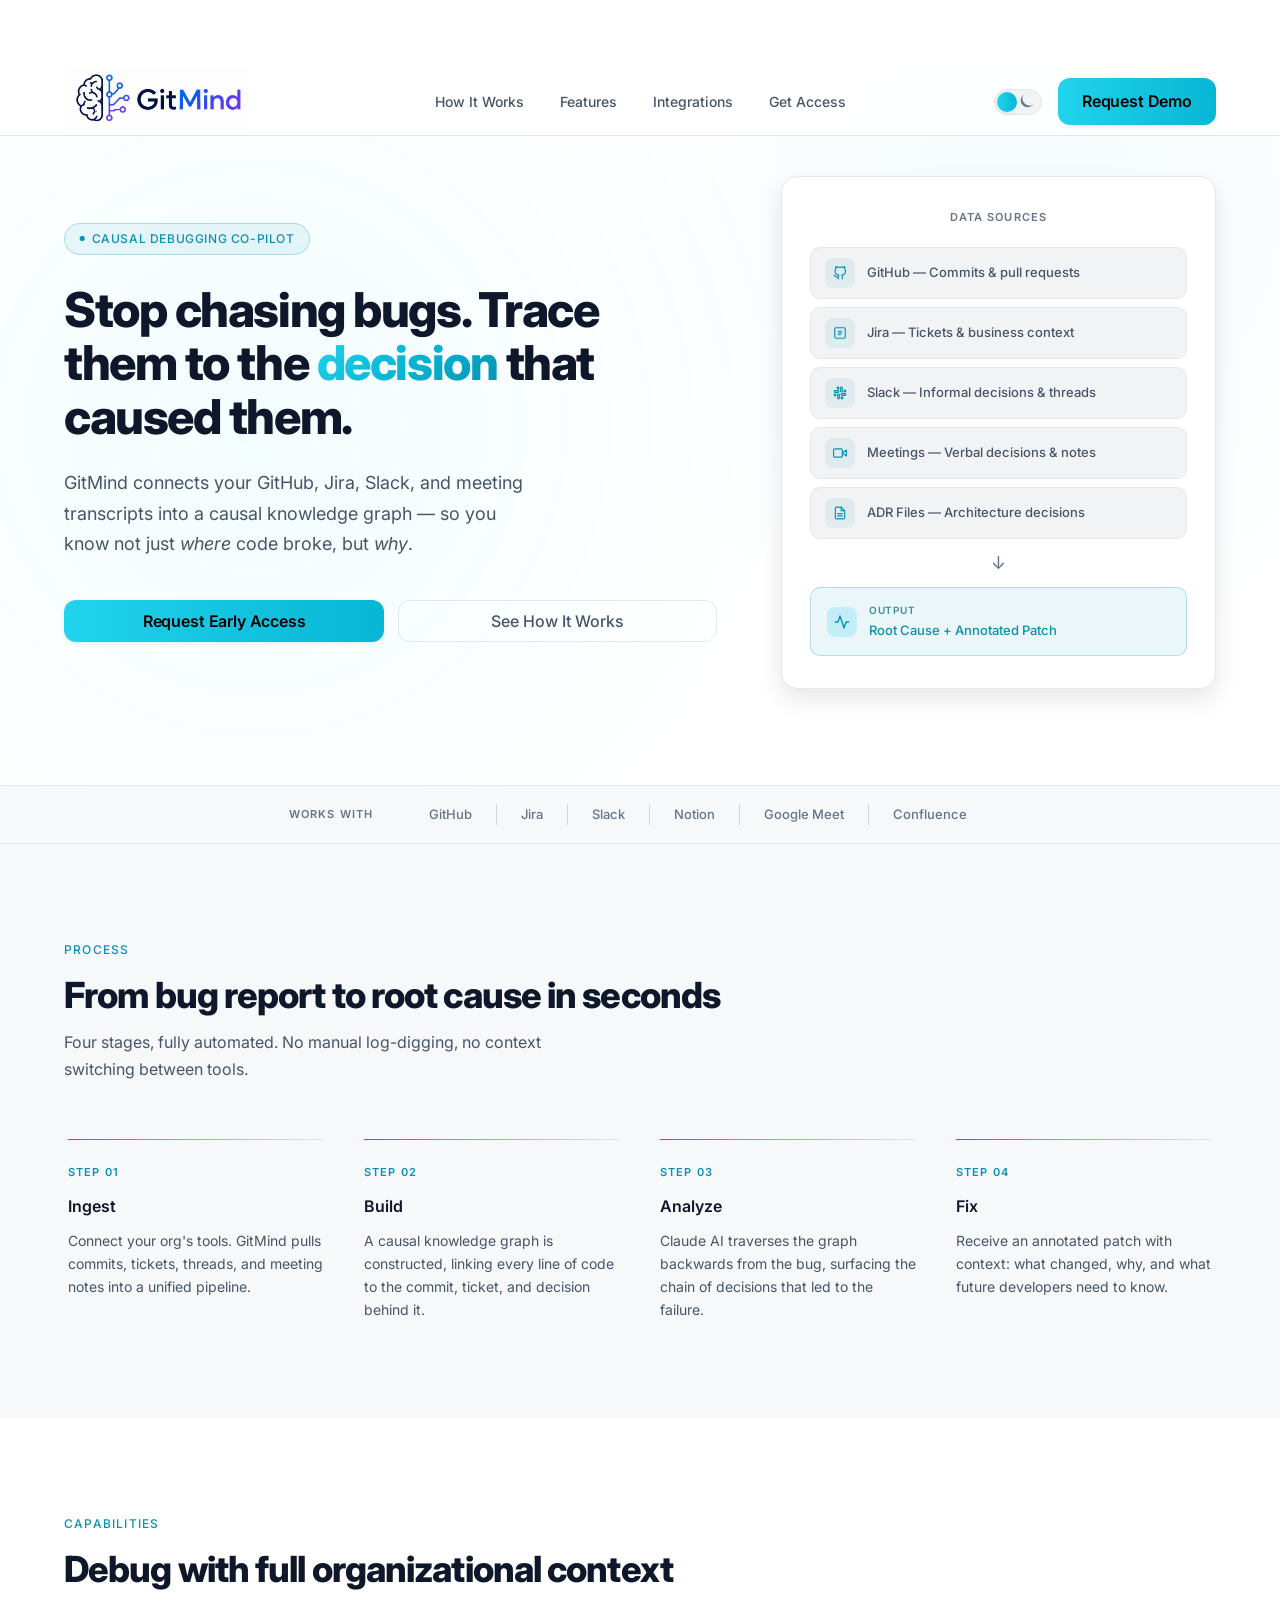
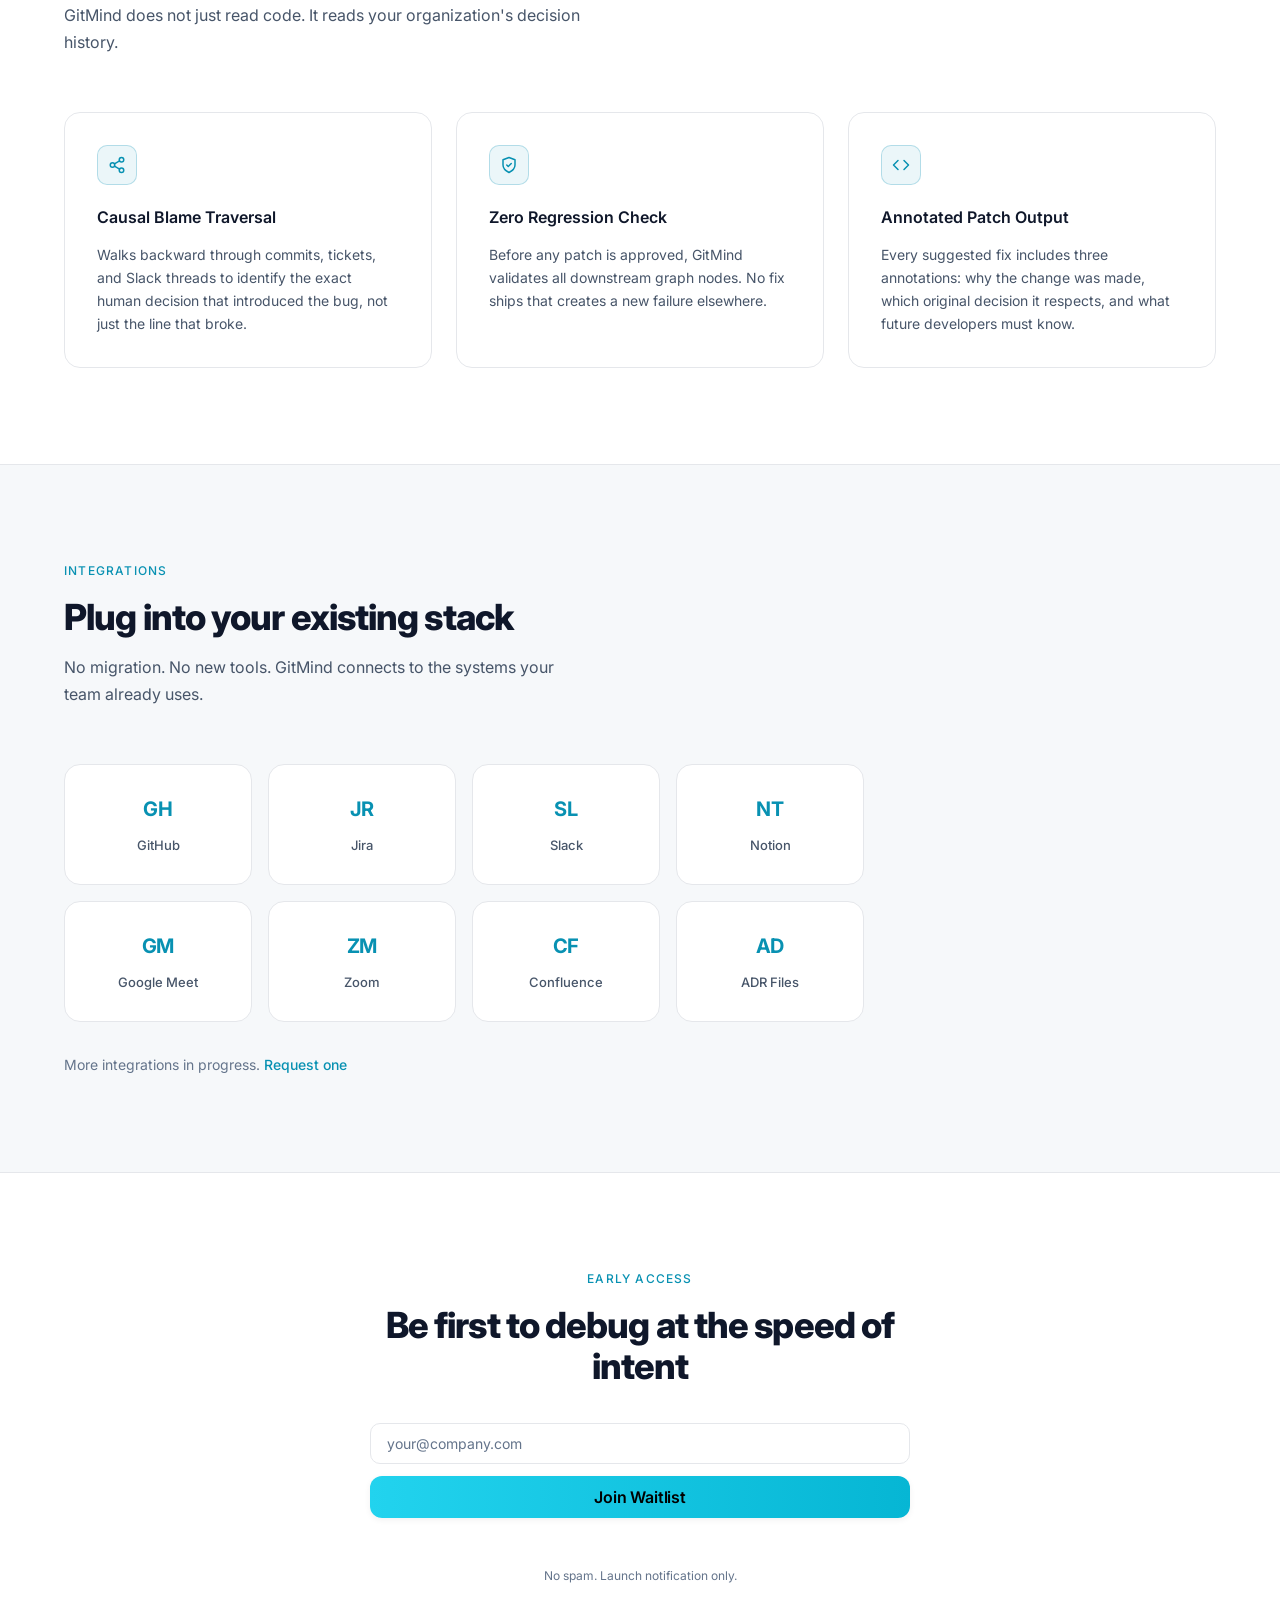
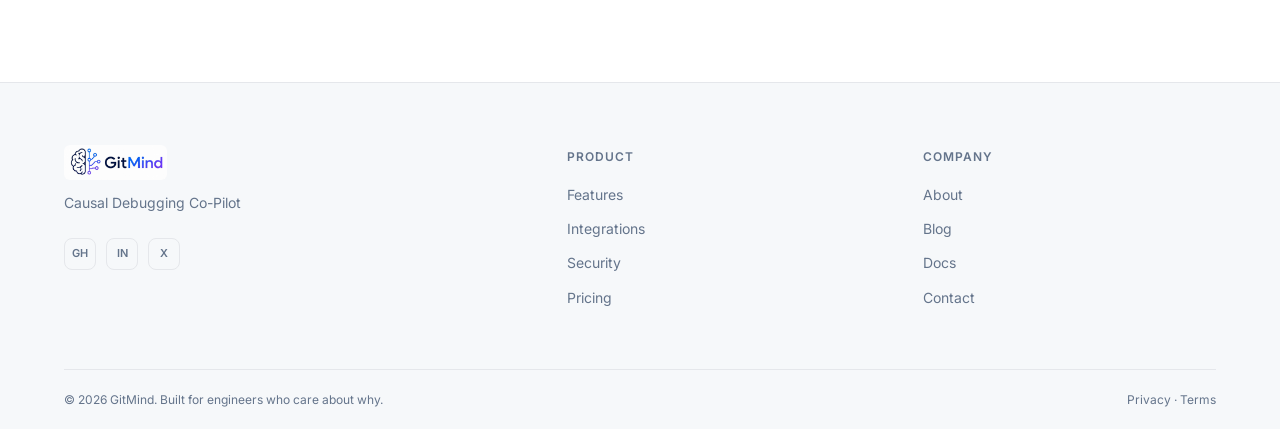
<file: frontend/index.html>
<!DOCTYPE html>
<html lang="en">
<head>
<meta charset="UTF-8">
<meta name="viewport" content="width=device-width, initial-scale=1.0">
<script>
(function () {
  try {
    if (localStorage.getItem("gitmind-theme") === "dark") {
      document.documentElement.setAttribute("data-theme", "dark");
    }
  } catch (e) {}
})();
</script>
<title>GitMind — Causal Debugging Co-Pilot</title>
<meta name="description" content="GitMind connects GitHub, Jira, Slack, and meeting transcripts into a causal knowledge graph — so you know not just where code broke, but why.">
<link rel="icon" type="image/jpeg" href="assets/GitMind_favicon.jpeg">
<link rel="stylesheet" href="style.css">
</head>
<body>

<!-- NAVBAR -->
<div class="gm-nav">
  <div class="gm-nav-brand"><img src="assets/GitMind_logo.jpeg" class="gm-logo-img" alt="GitMind"></div>
  <ul class="gm-nav-links">
    <li><a href="#how-it-works">How It Works</a></li>
    <li><a href="#features">Features</a></li>
    <li><a href="#integrations">Integrations</a></li>
    <li><a href="#get-access">Get Access</a></li>
  </ul>
  <div class="gm-nav-cta">
    <button type="button" id="themeToggle" class="gm-theme-toggle" aria-label="Toggle Gen Z mode" aria-pressed="false">
      <span class="gm-theme-toggle-track">
        <svg class="gm-theme-icon gm-theme-icon-sun" width="12" height="12" viewBox="0 0 24 24" fill="none" stroke="currentColor" stroke-width="2" stroke-linecap="round" stroke-linejoin="round"><circle cx="12" cy="12" r="4"/><path d="M12 2v2M12 20v2M4.93 4.93l1.41 1.41M17.66 17.66l1.41 1.41M2 12h2M20 12h2M6.34 17.66l-1.41 1.41M19.07 4.93l-1.41 1.41"/></svg>
        <span class="gm-theme-icon gm-theme-icon-genz" aria-hidden="true">
  <svg
    xmlns="http://www.w3.org/2000/svg"
    width="18"
    height="18"
    viewBox="0 0 24 24"
    fill="currentColor"
  >
    <path d="M21.75 15.5A9.75 9.75 0 0 1 8.5 2.25a.75.75 0 0 0-.86.98A8.25 8.25 0 1 0 20.77 16.36a.75.75 0 0 0 .98-.86z"/>
  </svg>
</span>
        <span class="gm-theme-toggle-thumb"></span>
      </span>
    </button>
    <a href="demo.html" class="gm-btn">Request Demo</a>
  </div>
</div>

<!-- HERO -->
<div class="gm-hero">
  <div class="gm-hero-grid">
    <div class="gm-hero-left">
      <div class="gm-tag">Causal Debugging Co-Pilot</div>
      <h1 class="gm-h1">Stop chasing bugs. Trace them to the <span class="gm-hero-accent">decision</span> that caused them.</h1>
      <p class="gm-hero-sub">GitMind connects your GitHub, Jira, Slack, and meeting transcripts into a causal knowledge graph &mdash; so you know not just <em>where</em> code broke, but <em>why</em>.</p>
      <div class="gm-hero-btn-row">
        <button class="gm-btn gm-hero-btn" id="heroAccessBtn">Request Early Access</button>
        <button class="gm-btn-outline gm-hero-btn" id="heroHiwBtn">See How It Works</button>
      </div>
    </div>
    <div class="gm-hero-right">
      <div class="gm-diagram">
        <div class="gm-diagram-title">Data Sources</div>
        <div class="gm-node"><div class="gm-node-dot">
          <svg width="14" height="14" viewBox="0 0 24 24" fill="none" stroke-width="2" stroke-linecap="round" stroke-linejoin="round"><path d="M9 19c-5 1.5-5-2.5-7-3m14 6v-3.87a3.37 3.37 0 0 0-.94-2.61c3.14-.35 6.44-1.54 6.44-7A5.44 5.44 0 0 0 20 4.77 5.07 5.07 0 0 0 19.91 1S18.73.65 16 2.48a13.38 13.38 0 0 0-7 0C6.27.65 5.09 1 5.09 1A5.07 5.07 0 0 0 5 4.77a5.44 5.44 0 0 0-1.5 3.78c0 5.42 3.3 6.61 6.44 7A3.37 3.37 0 0 0 9 18.13V22"/></svg>
        </div>GitHub &mdash; Commits &amp; pull requests</div>
        <div class="gm-node"><div class="gm-node-dot">
          <svg width="14" height="14" viewBox="0 0 24 24" fill="none" stroke-width="2" stroke-linecap="round" stroke-linejoin="round"><rect x="3" y="3" width="18" height="18" rx="2"/><path d="M9 9h6M9 12h6M9 15h4"/></svg>
        </div>Jira &mdash; Tickets &amp; business context</div>
        <div class="gm-node"><div class="gm-node-dot">
          <svg width="14" height="14" viewBox="0 0 24 24" fill="none" stroke-width="2" stroke-linecap="round" stroke-linejoin="round"><path d="M14.5 10c-.83 0-1.5-.67-1.5-1.5v-5c0-.83.67-1.5 1.5-1.5s1.5.67 1.5 1.5v5c0 .83-.67 1.5-1.5 1.5z"/><path d="M20.5 10H19V8.5c0-.83.67-1.5 1.5-1.5s1.5.67 1.5 1.5-.67 1.5-1.5 1.5z"/><path d="M9.5 14c.83 0 1.5.67 1.5 1.5v5c0 .83-.67 1.5-1.5 1.5S8 21.33 8 20.5v-5c0-.83.67-1.5 1.5-1.5z"/><path d="M3.5 14H5v1.5c0 .83-.67 1.5-1.5 1.5S2 16.33 2 15.5 2.67 14 3.5 14z"/><path d="M14 14.5c0-.83.67-1.5 1.5-1.5h5c.83 0 1.5.67 1.5 1.5s-.67 1.5-1.5 1.5h-5c-.83 0-1.5-.67-1.5-1.5z"/><path d="M15.5 19H14v1.5c0 .83.67 1.5 1.5 1.5s1.5-.67 1.5-1.5-.67-1.5-1.5-1.5z"/><path d="M10 9.5C10 8.67 9.33 8 8.5 8h-5C2.67 8 2 8.67 2 9.5S2.67 11 3.5 11h5c.83 0 1.5-.67 1.5-1.5z"/><path d="M8.5 5H10V3.5C10 2.67 9.33 2 8.5 2S7 2.67 7 3.5 7.67 5 8.5 5z"/></svg>
        </div>Slack &mdash; Informal decisions &amp; threads</div>
        <div class="gm-node"><div class="gm-node-dot">
          <svg width="14" height="14" viewBox="0 0 24 24" fill="none" stroke-width="2" stroke-linecap="round" stroke-linejoin="round"><polygon points="23 7 16 12 23 17 23 7"/><rect x="1" y="5" width="15" height="14" rx="2"/></svg>
        </div>Meetings &mdash; Verbal decisions &amp; notes</div>
        <div class="gm-node"><div class="gm-node-dot">
          <svg width="14" height="14" viewBox="0 0 24 24" fill="none" stroke-width="2" stroke-linecap="round" stroke-linejoin="round"><path d="M14 2H6a2 2 0 0 0-2 2v16a2 2 0 0 0 2 2h12a2 2 0 0 0 2-2V8z"/><polyline points="14 2 14 8 20 8"/><line x1="16" y1="13" x2="8" y2="13"/><line x1="16" y1="17" x2="8" y2="17"/></svg>
        </div>ADR Files &mdash; Architecture decisions</div>
        <div class="gm-diagram-arrow">&#8595;</div>
        <div class="gm-diagram-output">
          <div class="gm-output-icon-box">
            <svg width="16" height="16" viewBox="0 0 24 24" fill="none" stroke-width="2" stroke-linecap="round" stroke-linejoin="round"><polyline points="22 12 18 12 15 21 9 3 6 12 2 12"/></svg>
          </div>
          <div><div class="gm-output-sub">Output</div>Root Cause + Annotated Patch</div>
        </div>
      </div>
    </div>
  </div>
</div>

<!-- TRUST BAR -->
<div class="gm-trust">
  <span class="gm-trust-label">Works with</span>
  <span class="gm-trust-item">GitHub</span>
  <span class="gm-trust-item">Jira</span>
  <span class="gm-trust-item">Slack</span>
  <span class="gm-trust-item">Notion</span>
  <span class="gm-trust-item">Google Meet</span>
  <span class="gm-trust-item">Confluence</span>
</div>

<!-- HOW IT WORKS -->
<div id="how-it-works" class="gm-section gm-section-grey">
  <span class="gm-section-label">Process</span>
  <h2 class="gm-h2">From bug report to root cause in seconds</h2>
  <p class="gm-section-sub">Four stages, fully automated. No manual log-digging, no context switching between tools.</p>
  <div class="gm-steps-grid">
    <div class="gm-step-col">
      <div class="gm-step-line"></div>
      <div class="gm-step-num">STEP 01</div>
      <div class="gm-step-title">Ingest</div>
      <p class="gm-step-desc">Connect your org's tools. GitMind pulls commits, tickets, threads, and meeting notes into a unified pipeline.</p>
    </div>
    <div class="gm-step-col">
      <div class="gm-step-line"></div>
      <div class="gm-step-num">STEP 02</div>
      <div class="gm-step-title">Build</div>
      <p class="gm-step-desc">A causal knowledge graph is constructed, linking every line of code to the commit, ticket, and decision behind it.</p>
    </div>
    <div class="gm-step-col">
      <div class="gm-step-line"></div>
      <div class="gm-step-num">STEP 03</div>
      <div class="gm-step-title">Analyze</div>
      <p class="gm-step-desc">Claude AI traverses the graph backwards from the bug, surfacing the chain of decisions that led to the failure.</p>
    </div>
    <div class="gm-step-col">
      <div class="gm-step-line"></div>
      <div class="gm-step-num">STEP 04</div>
      <div class="gm-step-title">Fix</div>
      <p class="gm-step-desc">Receive an annotated patch with context: what changed, why, and what future developers need to know.</p>
    </div>
  </div>
</div>

<!-- FEATURES -->
<div id="features" class="gm-section">
  <span class="gm-section-label">Capabilities</span>
  <h2 class="gm-h2">Debug with full organizational context</h2>
  <p class="gm-section-sub">GitMind does not just read code. It reads your organization's decision history.</p>
  <div class="gm-features-grid">
    <div class="gm-card">
      <div class="gm-card-icon">
        <svg width="18" height="18" viewBox="0 0 24 24" fill="none" stroke-width="2" stroke-linecap="round" stroke-linejoin="round"><circle cx="18" cy="5" r="3"/><circle cx="6" cy="12" r="3"/><circle cx="18" cy="19" r="3"/><line x1="8.59" y1="13.51" x2="15.42" y2="17.49"/><line x1="15.41" y1="6.51" x2="8.59" y2="10.49"/></svg>
      </div>
      <div class="gm-card-title">Causal Blame Traversal</div>
      <p class="gm-card-desc">Walks backward through commits, tickets, and Slack threads to identify the exact human decision that introduced the bug, not just the line that broke.</p>
    </div>
    <div class="gm-card">
      <div class="gm-card-icon">
        <svg width="18" height="18" viewBox="0 0 24 24" fill="none" stroke-width="2" stroke-linecap="round" stroke-linejoin="round"><path d="M12 22s8-4 8-10V5l-8-3-8 3v7c0 6 8 10 8 10z"/><polyline points="9 12 11 14 15 10"/></svg>
      </div>
      <div class="gm-card-title">Zero Regression Check</div>
      <p class="gm-card-desc">Before any patch is approved, GitMind validates all downstream graph nodes. No fix ships that creates a new failure elsewhere.</p>
    </div>
    <div class="gm-card">
      <div class="gm-card-icon">
        <svg width="18" height="18" viewBox="0 0 24 24" fill="none" stroke-width="2" stroke-linecap="round" stroke-linejoin="round"><polyline points="16 18 22 12 16 6"/><polyline points="8 6 2 12 8 18"/></svg>
      </div>
      <div class="gm-card-title">Annotated Patch Output</div>
      <p class="gm-card-desc">Every suggested fix includes three annotations: why the change was made, which original decision it respects, and what future developers must know.</p>
    </div>
  </div>
</div>

<!-- INTEGRATIONS -->
<div id="integrations" class="gm-integrations">
  <span class="gm-integrations-label">Integrations</span>
  <h2 class="gm-integrations-h2">Plug into your existing stack</h2>
  <p class="gm-integrations-sub">No migration. No new tools. GitMind connects to the systems your team already uses.</p>
  <div class="gm-integrations-grid">
    <div class="gm-int-item"><div class="gm-int-abbr">GH</div>GitHub</div>
    <div class="gm-int-item"><div class="gm-int-abbr">JR</div>Jira</div>
    <div class="gm-int-item"><div class="gm-int-abbr">SL</div>Slack</div>
    <div class="gm-int-item"><div class="gm-int-abbr">NT</div>Notion</div>
    <div class="gm-int-item"><div class="gm-int-abbr">GM</div>Google Meet</div>
    <div class="gm-int-item"><div class="gm-int-abbr">ZM</div>Zoom</div>
    <div class="gm-int-item"><div class="gm-int-abbr">CF</div>Confluence</div>
    <div class="gm-int-item"><div class="gm-int-abbr">AD</div>ADR Files</div>
  </div>
  <p class="gm-integrations-more">More integrations in progress. <span class="gm-integrations-request">Request one</span></p>
</div>

<!-- WAITLIST -->
<div id="get-access" class="gm-section">
  <div class="gm-waitlist-wrap">
    <span class="gm-section-label gm-center">Early Access</span>
    <h2 class="gm-h2 gm-center gm-h2-waitlist">Be first to debug at the speed of intent</h2>

    <form id="waitlistForm" class="gm-waitlist-form" autocomplete="off">
      <input type="text" id="emailInput" class="gm-text-input" placeholder="your@company.com" aria-label="Work email address">
      <button type="submit" class="gm-btn gm-btn-full" id="joinBtn">Join Waitlist</button>
    </form>
    <div id="formMsg" class="gm-form-msg" role="status"></div>
    <p id="waitlistCount" class="gm-waitlist-count"></p>
    <p class="gm-no-spam">No spam. Launch notification only.</p>
  </div>
</div>

<!-- FOOTER -->
<div class="gm-footer">
  <div class="gm-footer-grid">
    <div>
      <div class="gm-footer-brand"><img src="assets/GitMind_logo.jpeg" class="gm-logo-img-sm" alt="GitMind"></div>
      <div class="gm-footer-tagline">Causal Debugging Co-Pilot</div>
      <div class="gm-footer-socials">
        <div class="gm-footer-social">GH</div>
        <div class="gm-footer-social">IN</div>
        <div class="gm-footer-social">X</div>
      </div>
    </div>
    <div>
      <div class="gm-footer-col-label">Product</div>
      <span class="gm-footer-link">Features</span>
      <span class="gm-footer-link">Integrations</span>
      <span class="gm-footer-link">Security</span>
      <span class="gm-footer-link">Pricing</span>
    </div>
    <div>
      <div class="gm-footer-col-label">Company</div>
      <span class="gm-footer-link">About</span>
      <span class="gm-footer-link">Blog</span>
      <span class="gm-footer-link">Docs</span>
      <span class="gm-footer-link">Contact</span>
    </div>
  </div>
  <div class="gm-footer-bottom">
    <span>&#169; 2026 GitMind. Built for engineers who care about why.</span>
    <span>Privacy &middot; Terms</span>
  </div>
</div>

<script src="config.js"></script>
<script src="theme.js"></script>
<script src="app.js"></script>
</body>
</html>
</file>
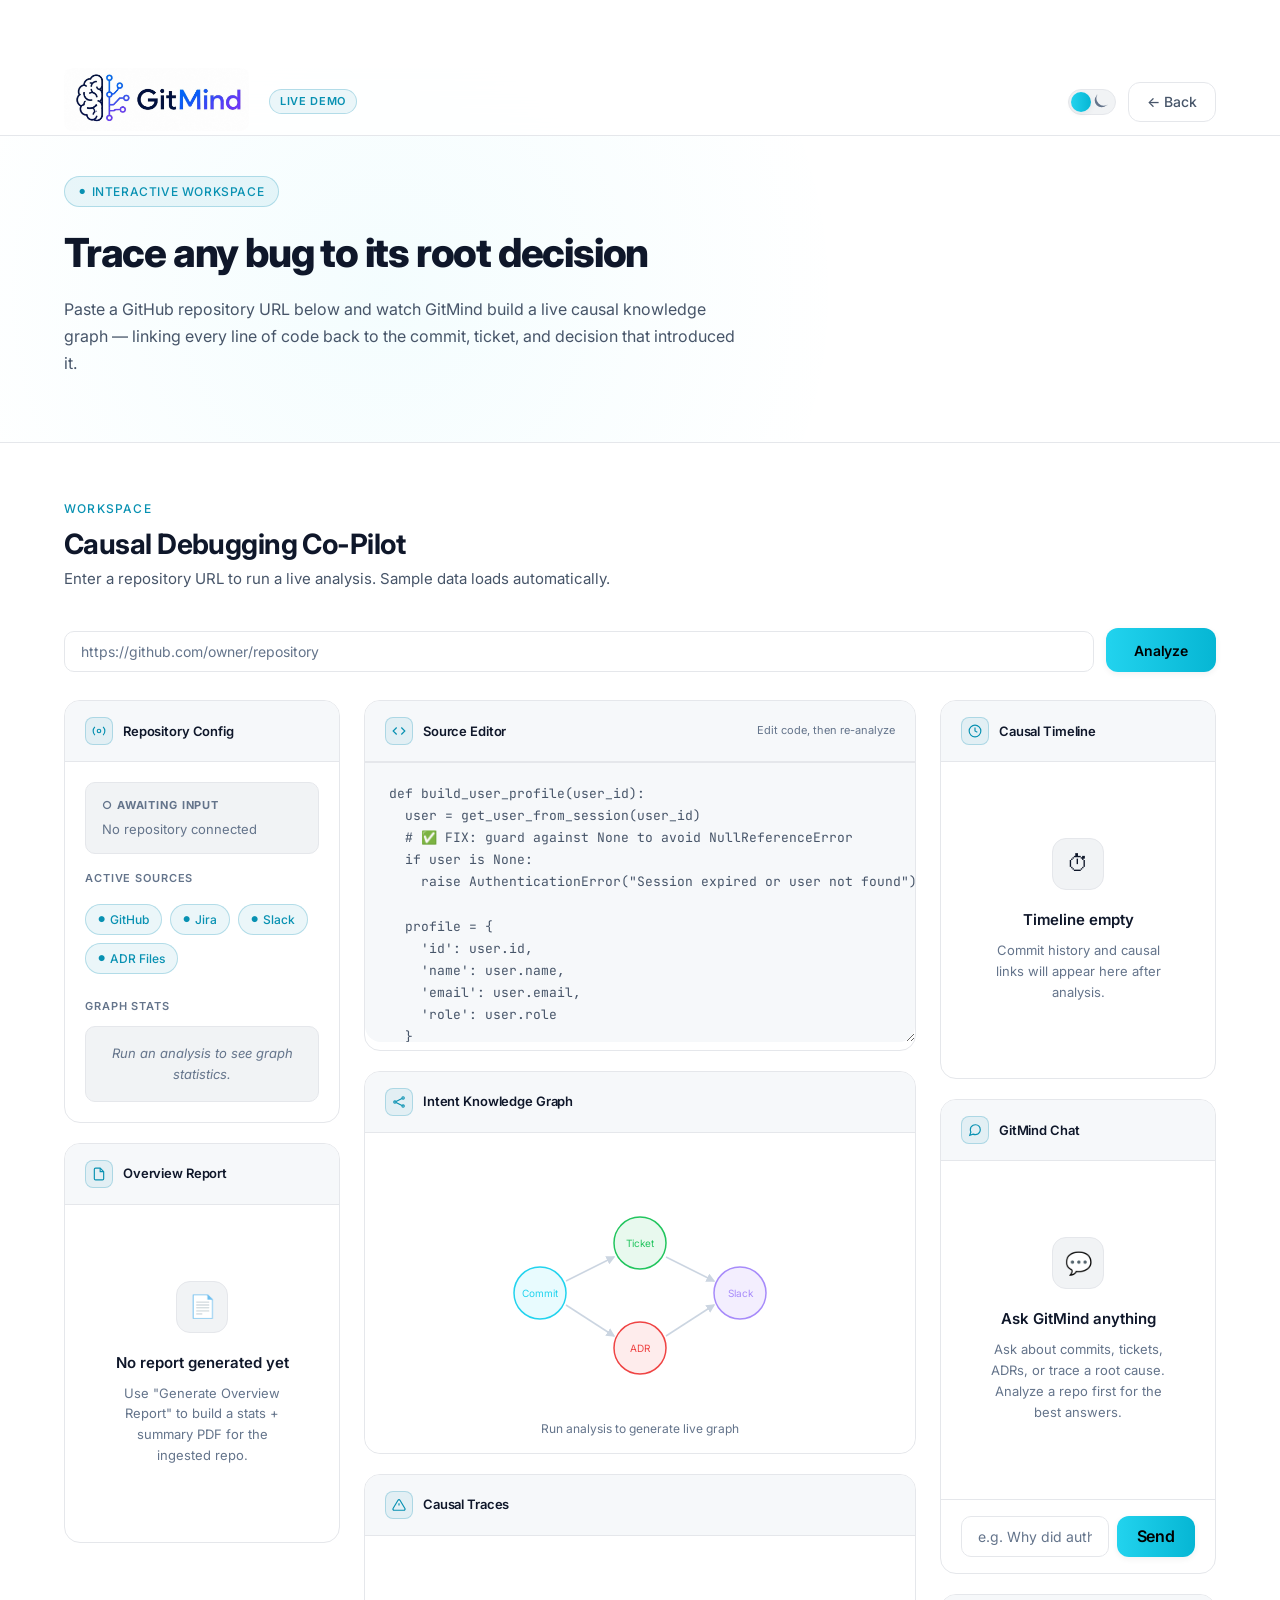
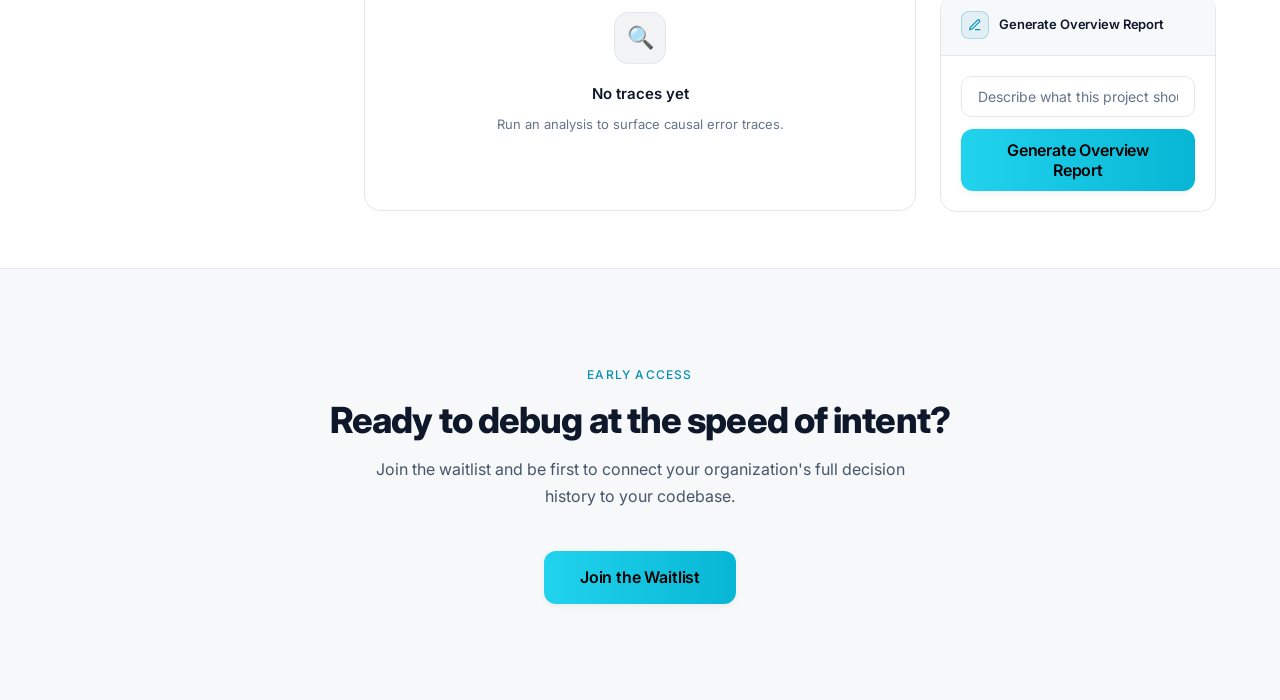
<file: frontend/demo.html>
<!DOCTYPE html>
<html lang="en">
<head>
<meta charset="UTF-8">
<meta name="viewport" content="width=device-width, initial-scale=1.0">
<script>
(function () {
  try {
    if (localStorage.getItem("gitmind-theme") === "dark") {
      document.documentElement.setAttribute("data-theme", "dark");
    }
  } catch (e) {}
})();
</script>
<title>GitMind — Interactive Demo</title>
<meta name="description" content="Paste a GitHub repository URL and watch GitMind build a live causal knowledge graph — linking every line of code back to the decision that introduced it.">
<link rel="icon" type="image/jpeg" href="assets/GitMind_favicon.jpeg">
<link rel="stylesheet" href="style.css">
</head>
<body>

<div class="gm-demo-topbar">
  <button type="button" id="themeToggle" class="gm-theme-toggle" aria-label="Toggle Gen Z mode" aria-pressed="false">
    <span class="gm-theme-toggle-track">
      <svg class="gm-theme-icon gm-theme-icon-sun" width="12" height="12" viewBox="0 0 24 24" fill="none" stroke="currentColor" stroke-width="2" stroke-linecap="round" stroke-linejoin="round"><circle cx="12" cy="12" r="4"/><path d="M12 2v2M12 20v2M4.93 4.93l1.41 1.41M17.66 17.66l1.41 1.41M2 12h2M20 12h2M6.34 17.66l-1.41 1.41M19.07 4.93l-1.41 1.41"/></svg>
      <span class="gm-theme-icon gm-theme-icon-genz" aria-hidden="true">
  <svg
    xmlns="http://www.w3.org/2000/svg"
    width="18"
    height="18"
    viewBox="0 0 24 24"
    fill="currentColor"
  >
    <path d="M21.75 15.5A9.75 9.75 0 0 1 8.5 2.25a.75.75 0 0 0-.86.98A8.25 8.25 0 1 0 20.77 16.36a.75.75 0 0 0 .98-.86z"/>
  </svg>
</span>
      <span class="gm-theme-toggle-thumb"></span>
    </span>
  </button>
  <a href="index.html" class="gm-back-btn">&larr; Back</a>
</div>

<div class="gm-nav">
  <div class="gm-nav-brand">
    <img src="assets/GitMind_logo.jpeg" class="gm-logo-img" alt="GitMind">
    <span class="gm-nav-badge">Live Demo</span>
  </div>
</div>

<div class="dm-hero">
  <div class="dm-hero-tag">Interactive Workspace</div>
  <div class="dm-hero-h1">Trace any bug to its root decision</div>
  <div class="dm-hero-sub">
    Paste a GitHub repository URL below and watch GitMind build a live causal knowledge
    graph &mdash; linking every line of code back to the commit, ticket, and decision that
    introduced it.
  </div>
</div>

<div class="dm-workspace">
  <span class="dm-section-label">Workspace</span>
  <div class="dm-h2" style="margin-bottom:6px;">Causal Debugging Co-Pilot</div>
  <div class="dm-sub">Enter a repository URL to run a live analysis. Sample data loads automatically.</div>

  <form id="analyzeForm" class="dm-input-row" autocomplete="off">
    <div id="repoUrlWrap" style="position:relative;flex:1;min-width:240px;">
      <input type="text" id="repoUrlInput" class="gm-text-input" style="width:100%;" placeholder="https://github.com/owner/repository" aria-label="GitHub Repository URL">
      <div id="repoUrlHistory" style="display:none;position:absolute;left:0;right:0;top:calc(100% + 6px);z-index:40;background:var(--bg-code);border:1px solid var(--border);border-radius:10px;box-shadow:0 8px 24px rgba(0,0,0,.25);max-height:260px;overflow-y:auto;"></div>
    </div>
    <div id="repoUrlError" class="dm-banner-error" style="display:none;margin-top:8px;"></div>

    <button type="submit" class="gm-btn dm-analyze-btn" id="analyzeBtn">Analyze</button>
  </form>

  <div class="dm-three-col">
    <!-- LEFT: Config & filters -->
    <div id="leftCol">
      <div class="dm-panel">
        <div class="dm-panel-header">
          <div class="dm-panel-icon">
            <svg width="14" height="14" viewBox="0 0 24 24" fill="none" stroke-width="2">
              <circle cx="12" cy="12" r="3"/><path d="M19.07 4.93a10 10 0 0 1 0 14.14M4.93 4.93a10 10 0 0 0 0 14.14"/>
            </svg>
          </div>
          <span class="dm-panel-title">Repository Config</span>
        </div>
        <div class="dm-panel-body">
          <div id="statusBox">
            <div class="dm-status-box dm-status-waiting">
              <div class="dm-status-label dm-status-label-waiting">&#9675; Awaiting Input</div>
              <div class="dm-status-empty">No repository connected</div>
            </div>
          </div>
          <div class="dm-sidehead dm-sidehead-first">Active Sources</div>
          <div class="dm-chips">
            <span class="dm-chip">GitHub</span>
            <span class="dm-chip">Jira</span>
            <span class="dm-chip">Slack</span>
            <span class="dm-chip">ADR Files</span>
          </div>
          <div class="dm-sidehead">Graph Stats</div>
          <div id="statsBox">
            <div class="dm-stat-empty">Run an analysis to see graph statistics.</div>
          </div>
        </div>
      </div>

      <div class="dm-panel" style="margin-top:20px;">
        <div class="dm-panel-header">
          <div class="dm-panel-icon">
            <svg width="14" height="14" viewBox="0 0 24 24" fill="none" stroke-width="2">
              <path d="M14 2H6a2 2 0 0 0-2 2v16a2 2 0 0 0 2 2h12a2 2 0 0 0 2-2V8z"/>
              <polyline points="14 2 14 8 20 8"/>
            </svg>
          </div>
          <span class="dm-panel-title">Overview Report</span>
        </div>
        <div class="dm-panel-body" id="overviewReportBody">
          <div class="dm-empty">
            <div class="dm-empty-icon">&#128196;</div>
            <div class="dm-empty-title">No report generated yet</div>
            <div class="dm-empty-desc">Use "Generate Overview Report" to build a stats + summary PDF for the ingested repo.</div>
          </div>
        </div>
      </div>
    </div>

    <!-- MIDDLE: Code + Graph + Traces -->
    <div id="midCol">
      <div class="dm-panel" style="margin-bottom:20px;">
        <div class="dm-panel-header">
          <div class="dm-panel-icon">
            <svg width="14" height="14" viewBox="0 0 24 24" fill="none" stroke-width="2">
              <polyline points="16 18 22 12 16 6"/><polyline points="8 6 2 12 8 18"/>
            </svg>
          </div>
          <span class="dm-panel-title">Source Editor</span>
          <span style="margin-left:auto;font-size:11px;color:var(--text-muted);">Edit code, then re-analyze</span>
        </div>
        <div class="dm-panel-body" style="padding:0;">
          <textarea id="codeEditor" class="dm-code" spellcheck="false"></textarea>
        </div>
      </div>

      <div class="dm-panel" style="margin-bottom:20px;">
        <div class="dm-panel-header">
          <div class="dm-panel-icon">
            <svg width="14" height="14" viewBox="0 0 24 24" fill="none" stroke-width="2">
              <circle cx="5" cy="12" r="2"/><circle cx="19" cy="5" r="2"/><circle cx="19" cy="19" r="2"/>
              <line x1="7" y1="11" x2="17" y2="6"/><line x1="7" y1="13" x2="17" y2="18"/>
            </svg>
          </div>
          <span class="dm-panel-title">Intent Knowledge Graph</span>
        </div>
        <div class="dm-panel-body" style="padding:0; min-height:300px;" id="graphPanelBody">
          <div style="display:flex;align-items:center;justify-content:center;height:320px;background:var(--bg-card);border-radius:0 0 16px 16px;position:relative;">
            <svg viewBox="0 0 320 220" width="320" height="220" xmlns="http://www.w3.org/2000/svg">
              <circle cx="60" cy="110" r="26" fill="rgba(34,211,238,0.1)" stroke="#22D3EE" stroke-width="1.5"/>
              <text x="60" y="114" text-anchor="middle" font-size="10" fill="#22D3EE" font-family="Inter,sans-serif">Commit</text>
              <circle cx="160" cy="60" r="26" fill="rgba(34,197,94,0.1)" stroke="#22C55E" stroke-width="1.5"/>
              <text x="160" y="64" text-anchor="middle" font-size="10" fill="#22C55E" font-family="Inter,sans-serif">Ticket</text>
              <circle cx="260" cy="110" r="26" fill="rgba(139,92,246,0.1)" stroke="#A78BFA" stroke-width="1.5"/>
              <text x="260" y="114" text-anchor="middle" font-size="10" fill="#A78BFA" font-family="Inter,sans-serif">Slack</text>
              <circle cx="160" cy="165" r="26" fill="rgba(239,68,68,0.1)" stroke="#EF4444" stroke-width="1.5"/>
              <text x="160" y="169" text-anchor="middle" font-size="10" fill="#EF4444" font-family="Inter,sans-serif">ADR</text>
              <line x1="86" y1="98" x2="134" y2="74" class="dm-graph-line" stroke-width="1.5" marker-end="url(#arr)"/>
              <line x1="186" y1="74" x2="234" y2="98" class="dm-graph-line" stroke-width="1.5" marker-end="url(#arr)"/>
              <line x1="86" y1="122" x2="134" y2="153" class="dm-graph-line" stroke-width="1.5" marker-end="url(#arr)"/>
              <line x1="186" y1="153" x2="234" y2="122" class="dm-graph-line" stroke-width="1.5" marker-end="url(#arr)"/>
              <defs>
                <marker id="arr" markerWidth="6" markerHeight="6" refX="5" refY="3" orient="auto">
                  <path d="M0,0 L0,6 L6,3 z" class="dm-graph-arrowhead"/>
                </marker>
              </defs>
            </svg>
            <div style="position:absolute;bottom:14px;font-size:12px;color:var(--text-muted);font-family:'Inter',sans-serif;">Run analysis to generate live graph</div>
          </div>
        </div>
      </div>

      <div class="dm-panel">
        <div class="dm-panel-header">
          <div class="dm-panel-icon">
            <svg width="14" height="14" viewBox="0 0 24 24" fill="none" stroke-width="2">
              <path d="M10.29 3.86L1.82 18a2 2 0 0 0 1.71 3h16.94a2 2 0 0 0 1.71-3L13.71 3.86a2 2 0 0 0-3.42 0z"/>
              <line x1="12" y1="9" x2="12" y2="13"/><line x1="12" y1="17" x2="12.01" y2="17"/>
            </svg>
          </div>
          <span class="dm-panel-title">Causal Traces</span>
        </div>
        <div class="dm-panel-body" id="tracesBody">
          <div class="dm-empty">
            <div class="dm-empty-icon">&#128269;</div>
            <div class="dm-empty-title">No traces yet</div>
            <div class="dm-empty-desc">Run an analysis to surface causal error traces.</div>
          </div>
        </div>
      </div>

      <!-- Repository commits & files (live) — appears only when GitHub data present -->
      <div id="repoExplorer" style="display:none; margin-top:24px;">
        <h3>Repository commits &amp; files (live)</h3>
        <p id="defaultBranchLine"></p>

        <div style="display:flex;align-items:center;gap:12px;margin-bottom:16px;flex-wrap:wrap;">
          <label>Branch</label>
          <select id="branchSelect" class="gm-text-input" style="max-width:240px;"></select>
        </div>

        <div style="display:flex;align-items:center;gap:8px;margin-bottom:16px;">
          <button id="prevPageBtn" class="gm-btn-outline" style="padding:6px 16px;">Prev</button>
          <button id="nextPageBtn" class="gm-btn-outline" style="padding:6px 16px;">Next</button>
          <span id="pageLabel" style="font-size:13px;color:var(--text-muted);">Page: 1</span>
        </div>

        <div id="commitsList"></div>

        <hr>
        <h4>Repository Files</h4>
        <input type="text" id="fileFilterInput" class="gm-text-input" placeholder="Filter files" style="width:100%;margin-bottom:12px;">
        <select id="fileSelect" class="gm-text-input" style="width:100%;margin-bottom:12px;"></select>
        <div id="filePreview"></div>
      </div>
    </div>

    <!-- RIGHT: Timeline -->
    <div id="rightCol">
      <div class="dm-panel">
        <div class="dm-panel-header">
          <div class="dm-panel-icon">
            <svg width="14" height="14" viewBox="0 0 24 24" fill="none" stroke-width="2">
              <circle cx="12" cy="12" r="10"/><polyline points="12 6 12 12 16 14"/>
            </svg>
          </div>
          <span class="dm-panel-title">Causal Timeline</span>
        </div>
        <div class="dm-panel-body" id="timelineBody">
          <div class="dm-empty">
            <div class="dm-empty-icon">&#9201;</div>
            <div class="dm-empty-title">Timeline empty</div>
            <div class="dm-empty-desc">Commit history and causal links will appear here after analysis.</div>
          </div>
        </div>
      </div>

      <div class="dm-panel" style="margin-top:20px;">
        <div class="dm-panel-header">
          <div class="dm-panel-icon">
            <svg width="14" height="14" viewBox="0 0 24 24" fill="none" stroke-width="2">
              <path d="M21 11.5a8.38 8.38 0 0 1-.9 3.8 8.5 8.5 0 0 1-7.6 4.7 8.38 8.38 0 0 1-3.8-.9L3 21l1.9-5.7a8.38 8.38 0 0 1-.9-3.8 8.5 8.5 0 0 1 4.7-7.6 8.38 8.38 0 0 1 3.8-.9h.5a8.48 8.48 0 0 1 8 8v.5z"/>
            </svg>
          </div>
          <span class="dm-panel-title">GitMind Chat</span>
        </div>
        <div class="dm-panel-body" style="padding:0;">
          <div id="chatMessages" class="dm-chat-messages">
            <div class="dm-empty">
              <div class="dm-empty-icon">&#128172;</div>
              <div class="dm-empty-title">Ask GitMind anything</div>
              <div class="dm-empty-desc">Ask about commits, tickets, ADRs, or trace a root cause. Analyze a repo first for the best answers.</div>
            </div>
          </div>
          <form id="chatForm" class="dm-chat-input-row" autocomplete="off">
            <input type="text" id="chatInput" class="gm-text-input" placeholder="e.g. Why did auth/middleware.py break?" aria-label="Chat message">
            <button type="submit" class="gm-btn" id="chatSendBtn">Send</button>
          </form>
        </div>
      </div>

      <div class="dm-panel" style="margin-top:20px;">
        <div class="dm-panel-header">
          <div class="dm-panel-icon">
            <svg width="14" height="14" viewBox="0 0 24 24" fill="none" stroke-width="2">
              <path d="M12 20h9"/><path d="M16.5 3.5a2.12 2.12 0 0 1 3 3L7 19l-4 1 1-4Z"/>
            </svg>
          </div>
          <span class="dm-panel-title">Generate Overview Report</span>
        </div>
        <div class="dm-panel-body">
          <input type="text" id="motivePromptInput" class="gm-text-input" placeholder="Describe what this project should do (optional)" style="width:100%;margin-bottom:12px;">
          <button type="button" id="generateOverviewBtn" class="gm-btn gm-btn-full">Generate Overview Report</button>
          <div id="overviewReportError" style="display:none;margin-top:10px;font-size:13px;color:var(--danger);"></div>
        </div>
      </div>
    </div>
  </div>
</div>

<div class="dm-cta">
  <div class="dm-cta-label">Early Access</div>
  <div class="dm-cta-h2">Ready to debug at the speed of intent?</div>
  <div class="dm-cta-sub">
    Join the waitlist and be first to connect your organization's full decision history
    to your codebase.
  </div>
  <a href="index.html#get-access" class="dm-cta-btn">Join the Waitlist</a>
</div>

<script src="config.js"></script>
<script src="theme.js"></script>
<script src="demo.js"></script>
</body>
</html>
</file>
<file: frontend/style.css>
/* ============================================================
   GitMind Design System — NamasteDev-inspired
   Light mode by default; toggle switch applies data-theme="dark"
   on <html> to switch into the dark palette (see theme.js).
   ============================================================ */

@import url('https://fonts.googleapis.com/css2?family=Inter:wght@300;400;500;600;700;800&family=JetBrains+Mono:wght@400;500&display=swap');

/* ── Reset & Base ─────────────────────────────────────────── */
*, *::before, *::after {
  box-sizing: border-box; margin: 0; padding: 0;
  transition: background-color 0.25s ease, border-color 0.25s ease, color 0.25s ease;
}

html {
  scroll-behavior: smooth;
  -webkit-font-smoothing: antialiased;
  -moz-osx-font-smoothing: grayscale;
}

html, body {
  font-family: 'Inter', ui-sans-serif, system-ui, -apple-system, BlinkMacSystemFont,
    'Segoe UI', Roboto, 'Helvetica Neue', Arial, sans-serif;
  background: var(--bg-primary);
  color: var(--text-primary);
  font-size: 16px;
  line-height: 1.6;
  transition: background-color 0.25s ease, color 0.25s ease;
}

/* ── Design Tokens — LIGHT MODE (default) ────────────────────
   Dark mode lives in the [data-theme="dark"] block below and is
   applied by toggling data-theme="dark" on <html> via theme.js. */
:root {
  /* Backgrounds */
  --bg-primary:    #FFFFFF;
  --bg-secondary:  #F6F8FA;
  --bg-card:       #FFFFFF;
  --bg-hover:      #F1F3F5;
  --bg-code:       #F6F8FA;
  --nav-bg:        rgba(255,255,255,0.85);

  /* Borders */
  --border:        #E5E7EB;
  --divider:       #D1D5DB;
  --graph-line:    #CBD5E1;

  /* Text */
  --text-primary:  #0F172A;
  --text-secondary:#475569;
  --text-muted:    #64748B;
  --text-disabled: #94A3B8;

  /* Accent */
  --accent:        #0891B2;
  --accent-hover:  #0E7490;
  --accent-active: #155E75;
  --accent-soft:   rgba(8, 145, 178, 0.08);
  --accent-border: rgba(8, 145, 178, 0.25);

  /* Semantic */
  --success:       #16A34A;
  --warning:       #CA8A04;
  --danger:        #DC2626;
  --info:          #0284C7;

  /* Gradients */
  --grad-hero:    linear-gradient(135deg, #22D3EE, #06B6D4, #0891B2);
  --grad-btn:     linear-gradient(90deg, #22D3EE, #06B6D4);

  /* Radius */
  --radius-btn:   12px;
  --radius-input: 10px;
  --radius-card:  16px;
  --radius-modal: 20px;
  --radius-pill:  999px;

  /* Shadows */
  --shadow-sm:    0 2px 6px rgba(15,23,42,.06);
  --shadow-md:    0 10px 25px rgba(15,23,42,.10);
  --shadow-lg:    0 20px 50px rgba(15,23,42,.14);
  --shadow-glow:  0 0 30px rgba(8,145,178,.15);
  --shadow-focus: 0 0 0 3px rgba(8,145,178,.35);
}

/* ── Design Tokens — DARK MODE ────────────────────────────────
   Applied when <html data-theme="dark">. */
[data-theme="dark"] {
  /* Backgrounds */
  --bg-primary:    #000000;
  --bg-secondary:  #030303;
  --bg-card:       #0A0A0A;
  --bg-hover:      #111111;
  --bg-code:       #050505;
  --nav-bg:        rgba(0,0,0,0.85);

  /* Borders */
  --border:        #1E1E1E;
  --divider:       #252525;
  --graph-line:    #1E1E1E;

  /* Text */
  --text-primary:  #F3F4F6;
  --text-secondary:#9CA3AF;
  --text-muted:    #6B7280;
  --text-disabled: #4B5563;

  /* Accent */
  --accent:        #22D3EE;
  --accent-hover:  #06B6D4;
  --accent-active: #0891B2;
  --accent-soft:   rgba(34, 211, 238, 0.12);
  --accent-border: rgba(34, 211, 238, 0.25);

  /* Semantic */
  --success:       #22C55E;
  --warning:       #FACC15;
  --danger:        #EF4444;
  --info:          #38BDF8;

  /* Gradients */
  --grad-hero:    linear-gradient(135deg, #22D3EE, #06B6D4, #0891B2);
  --grad-btn:     linear-gradient(90deg, #22D3EE, #06B6D4);

  /* Shadows */
  --shadow-sm:    0 2px 6px rgba(0,0,0,.25);
  --shadow-md:    0 10px 25px rgba(0,0,0,.35);
  --shadow-lg:    0 20px 50px rgba(0,0,0,.45);
  --shadow-glow:  0 0 30px rgba(34,211,238,.18);
  --shadow-focus: 0 0 0 3px rgba(34,211,238,.40);
}

/* ── Logo ─────────────────────────────────────────────────── */
.gm-logo-img    { height: 3.5em; vertical-align: middle; transform: translateY(-2px); border-radius: 8px; }
.gm-logo-img-sm { height: 2.2em; vertical-align: middle; transform: translateY(-2px); border-radius: 6px; }

/* ── Navbar ───────────────────────────────────────────────── */
.gm-nav {
  position: fixed; top: 0; left: 0; right: 0; height: 68px;
  background: var(--nav-bg);
  backdrop-filter: blur(18px); -webkit-backdrop-filter: blur(18px);
  border-bottom: 1px solid var(--border);
  z-index: 999;
  display: flex; align-items: center; padding: 0 64px;
  transition: background 0.3s, border-color 0.3s;
}

.gm-nav-brand {
  font-size: 18px; font-weight: 700;
  color: var(--text-primary);
  display: flex; align-items: center; gap: 10px;
  letter-spacing: -0.01em;
}

.gm-nav-links {
  position: absolute; left: 50%; transform: translateX(-50%);
  display: flex; gap: 36px; list-style: none;
}

.gm-nav-links a {
  color: var(--text-secondary); font-size: 14px; font-weight: 500;
  text-decoration: none; transition: color 0.2s; cursor: pointer;
  position: relative; padding-bottom: 2px;
}

.gm-nav-links a::after {
  content: ''; position: absolute; bottom: -2px; left: 0; right: 100%;
  height: 1px; background: var(--accent);
  transition: right 0.25s ease;
}

.gm-nav-links a:hover { color: var(--text-primary); }
.gm-nav-links a:hover::after { right: 0; }

.gm-nav-cta { position: absolute; right: 64px; display: flex; align-items: center; gap: 16px; }

.gm-nav-badge {
  font-size: 11px; font-weight: 600; letter-spacing: 0.06em; text-transform: uppercase;
  color: var(--accent);
  border: 1px solid var(--accent-border);
  background: var(--accent-soft);
  border-radius: var(--radius-pill); padding: 3px 10px; margin-left: 10px;
}

/* ── Buttons ──────────────────────────────────────────────── */
.gm-btn {
  background: var(--grad-btn);
  color: #000000; border: none;
  border-radius: var(--radius-btn);
  padding: 11px 24px;
  font-family: inherit; font-size: 16px; font-weight: 600;
  cursor: pointer; display: inline-block; text-decoration: none;
  letter-spacing: -0.01em;
  transition: transform 0.2s ease, box-shadow 0.2s ease, opacity 0.2s ease;
  box-shadow: var(--shadow-sm);
}
.gm-btn:hover {
  transform: translateY(-2px) scale(1.02);
  box-shadow: var(--shadow-glow), var(--shadow-md);
}
.gm-btn:active { transform: scale(0.98); }

.gm-btn-outline {
  background: transparent;
  color: var(--text-secondary);
  border: 1px solid var(--border);
  border-radius: var(--radius-btn);
  padding: 10px 22px;
  font-family: inherit; font-size: 16px; font-weight: 500;
  cursor: pointer; display: inline-block; text-decoration: none;
  transition: all 0.2s ease;
}
.gm-btn-outline:hover {
  border-color: var(--accent);
  color: var(--accent);
  background: var(--accent-soft);
  transform: translateY(-2px) scale(1.02);
}
.gm-btn-outline:active { transform: scale(0.98); }

.gm-btn-full { width: 100%; text-align: center; }

/* ── Back Button (demo page top bar) ─────────────────────────── */
.gm-demo-topbar {
  position: fixed; top: 14px; right: 64px; z-index: 1000;
  display: flex; align-items: center; gap: 12px;
}
.gm-back-btn {
  background: var(--bg-card);
  color: var(--text-secondary);
  font-size: 14px; font-weight: 500;
  text-decoration: none;
  border: 1px solid var(--border);
  border-radius: var(--radius-btn); padding: 8px 18px;
  transition: all 0.2s ease; display: inline-flex; align-items: center; gap: 6px;
  font-family: inherit; white-space: nowrap;
}
.gm-back-btn:hover {
  border-color: var(--accent-border);
  color: var(--accent);
  background: var(--accent-soft);
  transform: translateY(-1px);
}

/* ── Theme Toggle Switch ──────────────────────────────────────
   Slider: sun icon on the left, sunglasses (Gen Z mode) on the
   right, thumb slides right and the page switches to
   [data-theme="dark"] when active. */
.gm-theme-toggle {
  background: none; border: none; padding: 0; cursor: pointer;
  display: inline-flex; align-items: center; flex-shrink: 0;
  font-family: inherit;
}
.gm-theme-toggle-track {
  width: 48px; height: 26px; border-radius: var(--radius-pill);
  background: var(--bg-hover);
  border: 1px solid var(--border);
  position: relative;
  transition: background-color 0.25s ease, border-color 0.25s ease;
}
.gm-theme-icon {
  position: absolute; top: 50%; transform: translateY(-50%);
  display: flex; align-items: center; justify-content: center;
  font-size: 12px; line-height: 1;
  color: var(--text-muted);
  transition: color 0.25s ease;
}
.gm-theme-icon-sun  { left: 6px; }
.gm-theme-icon-genz { right: 6px; }
.gm-theme-toggle-thumb {
  position: absolute; top: 2px; left: 2px;
  width: 20px; height: 20px; border-radius: 50%;
  background: var(--grad-btn);
  box-shadow: var(--shadow-sm);
  transform: translateX(0);
  transition: transform 0.25s ease;
  z-index: 2;
}
[data-theme="dark"] .gm-theme-toggle-thumb { transform: translateX(22px); }
.gm-theme-toggle:hover .gm-theme-toggle-track { border-color: var(--accent-border); }
.gm-theme-toggle:focus-visible .gm-theme-toggle-track { box-shadow: var(--shadow-focus); }

/* ── Inputs ───────────────────────────────────────────────── */
.gm-text-input, .stTextInput-like {
  border: 1px solid var(--border);
  border-radius: var(--radius-input);
  padding: 11px 16px;
  font-family: inherit; font-size: 14px; font-weight: 400;
  background: var(--bg-card); color: var(--text-primary);
  transition: border-color 0.2s, box-shadow 0.2s;
  outline: none; width: 100%;
}
.gm-text-input:hover  { border-color: var(--divider); }
.gm-text-input:focus  {
  border-color: var(--accent-border);
  box-shadow: var(--shadow-focus);
}
.gm-text-input::placeholder { color: var(--text-muted); }
select.gm-text-input { cursor: pointer; }

/* ── Tag / Badge ──────────────────────────────────────────── */
.gm-tag {
  display: inline-flex; align-items: center; gap: 6px;
  font-size: 12px; font-weight: 500; letter-spacing: 0.05em;
  text-transform: uppercase; color: var(--accent);
  border: 1px solid var(--accent-border); background: var(--accent-soft);
  border-radius: var(--radius-pill); padding: 5px 14px; margin-bottom: 28px;
}
.gm-tag::before { content: '●'; font-size: 7px; }

/* ── Hero Section ─────────────────────────────────────────── */
.gm-hero {
  background: var(--bg-primary);
  background-image:
    radial-gradient(circle at 20% 50%, rgba(34,211,238,0.05) 0%, transparent 50%),
    radial-gradient(circle at 80% 20%, rgba(6,182,212,0.04) 0%, transparent 40%);
  padding: 108px 64px 96px;
  margin-top: 68px;
  border-bottom: 1px solid var(--border);
  animation: fadeUp 0.7s ease both;
}

@keyframes fadeUp {
  from { opacity: 0; transform: translateY(20px); }
  to   { opacity: 1; transform: translateY(0); }
}

.gm-hero-grid {
  display: flex; gap: 64px; align-items: center; max-width: 1200px; margin: 0 auto;
}
.gm-hero-left  { flex: 1.2; min-width: 0; }
.gm-hero-right { flex: 0.8; min-width: 0; }

.gm-h1 {
  font-size: 48px; font-weight: 800;
  color: var(--text-primary);
  line-height: 1.12; letter-spacing: -0.03em;
  margin-bottom: 24px; max-width: 560px;
}

/* Accent gradient on key words */
.gm-h1 em, .gm-hero-accent {
  font-style: normal;
  background: var(--grad-hero);
  -webkit-background-clip: text;
  -webkit-text-fill-color: transparent;
  background-clip: text;
}

.gm-hero-sub {
  font-size: 18px; font-weight: 400; color: var(--text-secondary);
  line-height: 1.7; max-width: 480px; margin-bottom: 40px;
}

.gm-hero-btn-row { display: flex; gap: 14px; }
.gm-hero-btn     { flex: 1; text-align: center; }

/* ── Diagram Card ─────────────────────────────────────────── */
.gm-diagram {
  background: var(--bg-card);
  border: 1px solid var(--border);
  border-radius: var(--radius-card);
  padding: 32px 28px;
  box-shadow: var(--shadow-md);
  transition: transform 0.25s ease, box-shadow 0.25s ease;
}
.gm-diagram:hover {
  transform: translateY(-6px) scale(1.01);
  box-shadow: var(--shadow-glow), var(--shadow-lg);
}

.gm-diagram-title {
  font-size: 11px; font-weight: 600; color: var(--text-muted);
  letter-spacing: 0.1em; text-transform: uppercase;
  margin-bottom: 20px; text-align: center;
}

.gm-node {
  display: flex; align-items: center; gap: 12px;
  padding: 10px 14px;
  background: var(--bg-hover);
  border: 1px solid var(--border);
  border-radius: 10px;
  font-size: 13px; font-weight: 500; color: var(--text-secondary);
  margin-bottom: 8px;
  transition: border-color 0.2s, color 0.2s;
}
.gm-node:hover { border-color: var(--accent-border); color: var(--text-primary); }

.gm-node-dot {
  width: 30px; height: 30px;
  background: var(--accent-soft);
  border-radius: 8px; flex-shrink: 0;
  display: flex; align-items: center; justify-content: center;
}
.gm-node-dot svg { stroke: var(--accent); }

.gm-diagram-arrow {
  text-align: center; color: var(--text-muted); font-size: 18px; margin: 10px 0;
}

.dm-graph-line      { stroke: var(--graph-line); }
.dm-graph-arrowhead { fill: var(--graph-line); }

.gm-diagram-output {
  background: var(--accent-soft);
  border: 1px solid var(--accent-border);
  border-radius: 10px; padding: 14px 16px;
  display: flex; align-items: center; gap: 12px;
  font-size: 13px; font-weight: 500; color: var(--accent);
  margin-top: 4px;
}

.gm-output-icon-box {
  width: 30px; height: 30px;
  background: rgba(34,211,238,0.2);
  border-radius: 8px;
  display: flex; align-items: center; justify-content: center; flex-shrink: 0;
}
.gm-output-icon-box svg { stroke: var(--accent); }

.gm-output-sub {
  font-size: 10px; font-weight: 600; letter-spacing: 0.08em;
  text-transform: uppercase; margin-bottom: 2px; color: var(--accent-hover);
  opacity: 0.8;
}

/* ── Trust Bar ────────────────────────────────────────────── */
.gm-trust {
  background: var(--bg-secondary);
  border-bottom: 1px solid var(--border);
  padding: 18px 64px;
  display: flex; align-items: center; justify-content: center; gap: 0;
}

.gm-trust-label {
  font-size: 11px; font-weight: 600; color: var(--text-muted);
  letter-spacing: 0.1em; text-transform: uppercase;
  margin-right: 32px; white-space: nowrap;
}

.gm-trust-item {
  font-size: 13px; font-weight: 500; color: var(--text-muted);
  padding: 0 24px;
  border-right: 1px solid var(--divider);
  transition: color 0.2s;
}
.gm-trust-item:last-child { border-right: none; }
.gm-trust-item:hover { color: var(--text-secondary); }

/* ── Sections ─────────────────────────────────────────────── */
.gm-section      { background: var(--bg-primary); padding: 96px 64px; }
.gm-section-grey { background: var(--bg-secondary); }

.gm-section-label {
  font-size: 12px; font-weight: 500; letter-spacing: 0.1em;
  text-transform: uppercase; color: var(--accent);
  margin-bottom: 16px; display: block;
}

.gm-h2 {
  font-size: 36px; font-weight: 800;
  color: var(--text-primary);
  letter-spacing: -0.025em; line-height: 1.15; margin-bottom: 12px;
}

.gm-section-sub {
  font-size: 16px; color: var(--text-secondary);
  line-height: 1.7; max-width: 520px; margin-bottom: 56px;
}

.gm-center        { text-align: center; display: block; }
.gm-h2-waitlist   { text-align: center; margin-bottom: 36px; }

/* ── Steps ────────────────────────────────────────────────── */
.gm-steps-grid {
  display: grid; grid-template-columns: repeat(4, 1fr); gap: 32px;
  max-width: 1200px;
}

.gm-step-col { padding: 0 4px; }

.gm-step-line {
  width: 100%; height: 1px;
  background: linear-gradient(to right, var(--accent), var(--border));
  margin-bottom: 24px;
}

.gm-step-num {
  font-size: 11px; font-weight: 600; color: var(--accent);
  letter-spacing: 0.1em; text-transform: uppercase; margin-bottom: 12px;
}

.gm-step-title { font-size: 16px; font-weight: 600; color: var(--text-primary); margin-bottom: 10px; }
.gm-step-desc  { font-size: 14px; color: var(--text-secondary); line-height: 1.65; }

/* ── Feature Cards ────────────────────────────────────────── */
.gm-features-grid {
  display: grid; grid-template-columns: repeat(3, 1fr); gap: 24px;
  max-width: 1200px;
}

.gm-card {
  background: var(--bg-card);
  border: 1px solid var(--border);
  border-radius: var(--radius-card);
  padding: 32px; position: relative; overflow: hidden;
  transition: transform 0.25s ease, box-shadow 0.25s ease, border-color 0.25s ease;
  height: 100%;
}

.gm-card::before {
  content: ''; position: absolute; top: 0; left: 0; right: 0;
  height: 1px;
  background: linear-gradient(to right, transparent, var(--accent), transparent);
  opacity: 0; transition: opacity 0.25s ease;
}

.gm-card:hover {
  transform: translateY(-6px) scale(1.01);
  box-shadow: var(--shadow-glow), var(--shadow-md);
  border-color: var(--accent-border);
}
.gm-card:hover::before { opacity: 1; }

.gm-card-icon {
  width: 40px; height: 40px;
  background: var(--accent-soft);
  border-radius: 10px;
  border: 1px solid var(--accent-border);
  display: flex; align-items: center; justify-content: center;
  margin-bottom: 20px;
}
.gm-card-icon svg { stroke: var(--accent); }

.gm-card-title { font-size: 16px; font-weight: 600; color: var(--text-primary); margin-bottom: 12px; }
.gm-card-desc  { font-size: 14px; color: var(--text-secondary); line-height: 1.65; }

/* ── Integrations ─────────────────────────────────────────── */
.gm-integrations {
  background: var(--bg-secondary);
  padding: 96px 64px;
  border-top: 1px solid var(--border);
  border-bottom: 1px solid var(--border);
}

.gm-integrations-label {
  font-size: 12px; font-weight: 500; letter-spacing: 0.1em; text-transform: uppercase;
  color: var(--accent); margin-bottom: 16px; display: block;
}

.gm-integrations-h2 {
  font-size: 36px; font-weight: 800; color: var(--text-primary);
  letter-spacing: -0.025em; line-height: 1.15; margin-bottom: 16px;
}

.gm-integrations-sub {
  font-size: 16px; color: var(--text-secondary);
  max-width: 520px; line-height: 1.7; margin-bottom: 56px;
}

.gm-integrations-grid {
  display: grid; grid-template-columns: repeat(4, 1fr); gap: 16px; margin-bottom: 32px;
  max-width: 800px;
}

.gm-int-item {
  background: var(--bg-card);
  border: 1px solid var(--border);
  border-radius: var(--radius-card);
  padding: 28px 16px; text-align: center;
  font-size: 13px; font-weight: 500; color: var(--text-secondary);
  transition: border-color 0.2s, color 0.2s, transform 0.2s, box-shadow 0.2s;
  cursor: default;
}
.gm-int-item:hover {
  border-color: var(--accent-border);
  color: var(--text-primary);
  transform: translateY(-3px);
  box-shadow: var(--shadow-sm);
}

.gm-int-abbr {
  font-size: 20px; font-weight: 700; color: var(--accent);
  margin-bottom: 10px; letter-spacing: -0.02em;
}

.gm-integrations-more {
  font-size: 14px; color: var(--text-muted);
}
.gm-integrations-request {
  color: var(--accent); cursor: pointer; font-weight: 500;
  text-decoration: none;
  transition: color 0.2s;
}
.gm-integrations-request:hover { color: var(--accent-hover); }

/* ── Waitlist ─────────────────────────────────────────────── */
.gm-waitlist-wrap  { max-width: 540px; margin: 0 auto; text-align: center; }
.gm-waitlist-form  { display: flex; flex-direction: column; gap: 12px; text-align: left; }

.gm-waitlist-count {
  font-size: 13px; color: var(--text-muted); text-align: center; margin-top: 14px;
}

.gm-form-msg { font-size: 14px; margin-top: 12px; text-align: center; min-height: 20px; font-weight: 500; }
.gm-form-msg.error   { color: var(--danger); }
.gm-form-msg.warning { color: var(--warning); }
.gm-form-msg.success { color: var(--success); }

.gm-no-spam {
  font-size: 12px; color: var(--text-muted); text-align: center; margin-top: 16px;
}

/* ── Footer ───────────────────────────────────────────────── */
.gm-footer {
  background: var(--bg-secondary);
  padding: 64px 64px 0;
  border-top: 1px solid var(--border);
}

.gm-footer-grid {
  display: grid; grid-template-columns: 1.5fr 1fr 1fr;
  gap: 64px; padding-bottom: 48px;
  max-width: 1200px;
}

.gm-footer-brand {
  font-size: 16px; font-weight: 700;
  color: var(--text-primary);
  display: flex; align-items: center; gap: 8px; margin-bottom: 10px;
}

.gm-footer-tagline { font-size: 14px; color: var(--text-muted); }

.gm-footer-col-label {
  font-size: 12px; font-weight: 600; letter-spacing: 0.08em;
  text-transform: uppercase; color: var(--text-muted); margin-bottom: 18px;
}

.gm-footer-link {
  display: block; font-size: 14px; color: var(--text-muted);
  margin-bottom: 12px; transition: color 0.2s; text-decoration: none; cursor: pointer;
}
.gm-footer-link:hover { color: var(--text-primary); }

.gm-footer-socials { display: flex; gap: 10px; margin-top: 24px; }

.gm-footer-social {
  width: 32px; height: 32px;
  border-radius: 8px; border: 1px solid var(--border);
  display: flex; align-items: center; justify-content: center;
  font-size: 11px; font-weight: 600; color: var(--text-muted);
  cursor: pointer; transition: border-color 0.2s, color 0.2s, background 0.2s;
}
.gm-footer-social:hover {
  border-color: var(--accent-border);
  color: var(--accent);
  background: var(--accent-soft);
}

.gm-footer-bottom {
  border-top: 1px solid var(--border); padding: 20px 0;
  display: flex; justify-content: space-between; align-items: center;
  font-size: 12px; color: var(--text-muted); max-width: 1200px;
}

/* ── Responsive — Landing ─────────────────────────────────── */
@media (max-width: 768px) {
  .gm-nav         { padding: 0 24px; }
  .gm-nav-links   { display: none; }
  .gm-hero        { padding: 96px 24px 64px; }
  .gm-hero-grid   { flex-direction: column; gap: 40px; }
  .gm-h1          { font-size: 34px; }
  .gm-h2          { font-size: 28px; }
  .gm-hero-sub    { font-size: 16px; }
  .gm-section     { padding: 64px 24px; }
  .gm-trust       { flex-direction: column; gap: 16px; padding: 20px 24px; }
  .gm-trust-label { margin-right: 0; }
  .gm-steps-grid  { grid-template-columns: 1fr 1fr; }
  .gm-features-grid         { grid-template-columns: 1fr; }
  .gm-integrations          { padding: 64px 24px; }
  .gm-integrations-grid     { grid-template-columns: repeat(2, 1fr); }
  .gm-footer                { padding: 48px 24px 0; }
  .gm-footer-grid           { grid-template-columns: 1fr; gap: 32px; }
  .gm-demo-topbar           { right: 20px !important; top: 16px !important; }
}

/* ============================================================
   DEMO PAGE — dark theme applied
   ============================================================ */

.dm-hero {
  background: var(--bg-primary);
  background-image: radial-gradient(circle at 30% 60%, rgba(34,211,238,0.05) 0%, transparent 50%);
  padding: 108px 64px 64px;
  margin-top: 68px;
  border-bottom: 1px solid var(--border);
  animation: fadeUp 0.7s ease both;
}

.dm-hero-tag {
  display: inline-flex; align-items: center; gap: 6px;
  font-size: 12px; font-weight: 500; letter-spacing: 0.05em; text-transform: uppercase;
  color: var(--accent); border: 1px solid var(--accent-border); background: var(--accent-soft);
  border-radius: var(--radius-pill); padding: 5px 14px; margin-bottom: 24px;
}
.dm-hero-tag::before { content: '●'; font-size: 7px; }

.dm-hero-h1 {
  font-size: 40px; font-weight: 800; color: var(--text-primary);
  line-height: 1.12; letter-spacing: -0.03em; margin-bottom: 20px;
}

.dm-hero-sub {
  font-size: 16px; font-weight: 400; color: var(--text-secondary);
  line-height: 1.7; margin-bottom: 0; max-width: 680px;
}

.dm-workspace {
  padding: 56px 64px;
  background: var(--bg-primary);
}

.dm-section-label {
  font-size: 12px; font-weight: 500; letter-spacing: 0.1em;
  text-transform: uppercase; color: var(--accent); margin-bottom: 10px; display: block;
}

.dm-h2 {
  font-size: 28px; font-weight: 700; color: var(--text-primary);
  letter-spacing: -0.02em; line-height: 1.2; margin-bottom: 8px;
}

.dm-sub {
  font-size: 15px; color: var(--text-secondary); line-height: 1.65; margin-bottom: 36px;
}

/* ── Panels ───────────────────────────────────────────────── */
.dm-panel {
  background: var(--bg-card);
  border: 1px solid var(--border);
  border-radius: var(--radius-card);
  overflow: hidden; height: 100%;
  transition: border-color 0.2s;
}
.dm-panel:hover { border-color: var(--divider); }

.dm-panel-header {
  padding: 16px 20px;
  border-bottom: 1px solid var(--border);
  display: flex; align-items: center; gap: 10px;
  background: var(--bg-secondary);
}

.dm-panel-icon {
  width: 28px; height: 28px;
  border-radius: 8px;
  background: var(--accent-soft);
  border: 1px solid var(--accent-border);
  display: flex; align-items: center; justify-content: center; flex-shrink: 0;
}
.dm-panel-icon svg { stroke: var(--accent); }

.dm-panel-title {
  font-size: 13px; font-weight: 600; color: var(--text-primary);
  letter-spacing: -0.01em;
}

.dm-panel-body { padding: 20px; }

/* ── Analyze Form ─────────────────────────────────────────── */
.dm-input-row {
  display: flex; gap: 12px; align-items: flex-end;
  margin-bottom: 28px; flex-wrap: wrap;
}
.dm-input-row .gm-text-input { flex: 1; min-width: 240px; }
.dm-analyze-btn { height: 44px; padding: 0 28px; white-space: nowrap; font-size: 14px; }
.dm-history-item:hover { background: var(--bg-hover); }
.dm-history-item-remove:hover { color: var(--text-primary); }

/* ── Code Editor ──────────────────────────────────────────── */
.dm-code {
  background: var(--bg-code);
  border: none;
  border-radius: 0 0 var(--radius-card) var(--radius-card);
  padding: 20px 24px;
  font-family: 'JetBrains Mono', monospace; font-size: 13px;
  color: var(--text-secondary); white-space: pre; overflow-x: auto; line-height: 1.7;
  width: 100%; border-top: 1px solid var(--border); resize: vertical; min-height: 280px;
  outline: none;
}
.dm-code:focus {
  box-shadow: var(--shadow-focus) inset;
  color: var(--text-primary);
}

/* ── Causal Traces ────────────────────────────────────────── */
.dm-trace {
  border: 1px solid var(--border);
  border-radius: var(--radius-card);
  overflow: hidden; margin-bottom: 16px;
  transition: box-shadow 0.2s, border-color 0.2s;
  background: var(--bg-card);
}
.dm-trace:hover { box-shadow: var(--shadow-md); border-color: var(--divider); }

.dm-trace-header {
  padding: 12px 16px; display: flex; align-items: center; gap: 10px;
  background: var(--bg-secondary); border-bottom: 1px solid var(--border);
}

.dm-trace-sev {
  font-size: 10px; font-weight: 700; letter-spacing: 0.08em; text-transform: uppercase;
  border-radius: var(--radius-pill); padding: 3px 10px;
}

/* Severity colours */
.dm-trace-sev-critical { background: rgba(239,68,68,0.15); color: var(--danger); border: 1px solid rgba(239,68,68,0.25); }
.dm-trace-sev-high     { background: rgba(250,204,21,0.12); color: var(--warning); border: 1px solid rgba(250,204,21,0.25); }
.dm-trace-sev-medium   { background: rgba(34,211,238,0.12); color: var(--accent);  border: 1px solid var(--accent-border); }
.dm-trace-sev-low      { background: rgba(34,197,94,0.12);  color: var(--success); border: 1px solid rgba(34,197,94,0.25); }

.dm-trace-type { font-size: 14px; font-weight: 600; color: var(--text-primary); }

.dm-trace-body { padding: 16px; }
.dm-trace-row  { display: flex; gap: 10px; margin-bottom: 10px; align-items: flex-start; }

.dm-trace-key {
  font-size: 12px; font-weight: 600; color: var(--text-muted);
  min-width: 80px; flex-shrink: 0; padding-top: 1px; text-transform: uppercase; letter-spacing: 0.04em;
}
.dm-trace-val {
  font-size: 13px; color: var(--text-secondary); line-height: 1.55;
}

.dm-trace-file {
  font-family: 'JetBrains Mono', monospace; font-size: 12px; color: var(--accent);
  background: var(--accent-soft); border: 1px solid var(--accent-border);
  border-radius: 6px; padding: 2px 8px; display: inline-block;
}

.dm-trace-fix {
  margin-top: 14px; padding: 14px 16px;
  background: var(--bg-secondary);
  border: 1px solid var(--border);
  border-left: 3px solid var(--accent);
  border-radius: 0 8px 8px 0;
}
.dm-trace-fix-label {
  font-size: 10px; font-weight: 700; letter-spacing: 0.08em; text-transform: uppercase;
  color: var(--accent); margin-bottom: 8px;
}
.dm-trace-fix-text {
  font-size: 12.5px; color: var(--text-secondary);
  font-family: 'JetBrains Mono', monospace; line-height: 1.6;
}

/* ── Commit Timeline ──────────────────────────────────────── */
.dm-timeline { position: relative; padding-left: 24px; }
.dm-timeline::before {
  content: ''; position: absolute; left: 7px; top: 6px; bottom: 0;
  width: 2px; background: linear-gradient(to bottom, var(--accent), var(--border));
}

.dm-tl-item  { position: relative; margin-bottom: 24px; }
.dm-tl-item:last-child { margin-bottom: 0; }

.dm-tl-dot {
  position: absolute; left: -24px; top: 4px;
  width: 10px; height: 10px; border-radius: 50%;
  background: var(--bg-card); border: 2px solid var(--accent);
  box-shadow: 0 0 0 3px var(--accent-soft);
}

.dm-tl-sha {
  font-family: 'JetBrains Mono', monospace; font-size: 11px; color: var(--accent);
  background: var(--accent-soft); border: 1px solid var(--accent-border);
  border-radius: 6px; padding: 2px 8px; display: inline-block; margin-bottom: 6px;
}

.dm-tl-msg  { font-size: 13px; font-weight: 500; color: var(--text-primary); line-height: 1.45; margin-bottom: 4px; }
.dm-tl-meta { font-size: 11px; color: var(--text-muted); }

/* ── Empty States ─────────────────────────────────────────── */
.dm-empty { text-align: center; padding: 56px 24px; }

.dm-empty-icon {
  width: 52px; height: 52px; border-radius: 14px;
  background: var(--bg-hover); border: 1px solid var(--border);
  display: flex; align-items: center; justify-content: center;
  margin: 0 auto 18px; font-size: 22px;
}

.dm-empty-title { font-size: 15px; font-weight: 600; color: var(--text-primary); margin-bottom: 8px; }
.dm-empty-desc  { font-size: 13px; color: var(--text-muted); line-height: 1.6; }

/* ── Chips / Tags ─────────────────────────────────────────── */
.dm-chips { display: flex; gap: 8px; flex-wrap: wrap; margin-top: 16px; }

.dm-chip {
  font-size: 12px; font-weight: 500; color: var(--accent);
  background: var(--accent-soft); border: 1px solid var(--accent-border);
  border-radius: var(--radius-pill); padding: 5px 12px;
  display: inline-flex; align-items: center; gap: 5px;
  transition: background 0.2s;
}
.dm-chip::before { content: '●'; font-size: 8px; }
.dm-chip:hover { background: rgba(34,211,238,0.2); }

/* ── Loading / Spinner ────────────────────────────────────── */
.dm-loading { text-align: center; padding: 60px 24px; }

.dm-spinner {
  width: 32px; height: 32px;
  border: 2px solid var(--border);
  border-top-color: var(--accent);
  border-radius: 50%;
  animation: spin 1s linear infinite;
  margin: 0 auto 20px;
}
@keyframes spin { to { transform: rotate(360deg); } }

.dm-loading-text {
  font-size: 14px; color: var(--text-muted);
  animation: blink 1.4s ease-in-out infinite;
}
@keyframes blink { 0%,100%{opacity:1} 50%{opacity:0.4} }

/* ── CTA Section ──────────────────────────────────────────── */
.dm-cta {
  background: var(--bg-secondary);
  padding: 96px 64px; text-align: center;
  border-top: 1px solid var(--border);
}

.dm-cta-label {
  font-size: 12px; font-weight: 500; letter-spacing: 0.1em; text-transform: uppercase;
  color: var(--accent); margin-bottom: 16px; display: block;
}

.dm-cta-h2 {
  font-size: 36px; font-weight: 800; color: var(--text-primary);
  letter-spacing: -0.025em; margin-bottom: 16px; line-height: 1.12;
}

.dm-cta-sub {
  font-size: 16px; color: var(--text-secondary);
  margin-bottom: 40px; line-height: 1.7; max-width: 560px;
  margin-left: auto; margin-right: auto;
}

.dm-cta-btn {
  display: inline-flex; align-items: center; gap: 8px;
  background: var(--grad-btn); color: #000;
  border: none; border-radius: var(--radius-btn);
  padding: 14px 36px; font-family: inherit;
  font-size: 16px; font-weight: 600; cursor: pointer;
  text-decoration: none; letter-spacing: -0.01em;
  transition: transform 0.2s ease, box-shadow 0.2s ease;
  box-shadow: var(--shadow-sm);
}
.dm-cta-btn:hover {
  transform: translateY(-2px) scale(1.02);
  box-shadow: var(--shadow-glow), var(--shadow-md);
}
.dm-cta-btn:active { transform: scale(0.98); }

/* ── Three-column Layout ──────────────────────────────────── */
.dm-three-col {
  display: grid; grid-template-columns: 1fr 2fr 1fr; gap: 24px; align-items: start;
}
/* Prevent content overflow from stretching columns */
.dm-three-col > * { min-width: 0; }

/* ── Graph Viewport ───────────────────────────────────────── */
.dm-graph-viewport {
  position: relative; width: 100%; height: 420px;
  overflow: hidden;
  background: var(--bg-card);
  border: 1px solid var(--border); border-radius: 0 0 var(--radius-card) var(--radius-card);
  margin-top: 0; touch-action: none;
}

.dm-graph-controls {
  position: absolute; top: 10px; right: 10px; z-index: 2;
  display: flex; flex-direction: column; gap: 4px;
}

.dm-graph-btn {
  width: 30px; height: 30px; border-radius: 8px;
  border: 1px solid var(--border); background: var(--bg-card);
  color: var(--text-secondary); font-size: 15px; font-weight: 700;
  line-height: 1; cursor: pointer;
  display: flex; align-items: center; justify-content: center;
  transition: border-color 0.2s, color 0.2s, background 0.2s;
}
.dm-graph-btn:hover {
  background: var(--bg-hover);
  border-color: var(--accent-border);
  color: var(--accent);
}

/* ── Status Boxes ─────────────────────────────────────────── */
.dm-status-box {
  border-radius: 10px; padding: 14px 16px; margin-bottom: 16px;
}

.dm-status-connected {
  background: rgba(34,197,94,0.08);
  border: 1px solid rgba(34,197,94,0.25);
}
.dm-status-waiting {
  background: var(--bg-hover);
  border: 1px solid var(--border);
}

/* Shared status label — modifier sets colour */
.dm-status-label {
  font-size: 11px; font-weight: 700; letter-spacing: 0.08em;
  text-transform: uppercase; margin-bottom: 4px;
}
.dm-status-label-connected { color: var(--success); }
.dm-status-label-waiting   { color: var(--text-muted); }

.dm-status-repo  { font-family: 'JetBrains Mono', monospace; font-size: 12px; color: var(--text-primary); word-break: break-all; }
.dm-status-empty { font-size: 13px; color: var(--text-muted); }

/* ── Stats Grid ───────────────────────────────────────────── */
.dm-stats-grid { display: grid; grid-template-columns: 1fr 1fr; gap: 10px; }

.dm-stat-box {
  background: var(--bg-hover);
  border: 1px solid var(--border);
  border-radius: 10px; padding: 14px; text-align: center;
  transition: border-color 0.2s;
}
.dm-stat-box:hover { border-color: var(--accent-border); }

.dm-stat-num   { font-size: 22px; font-weight: 700; color: var(--accent); }
.dm-stat-label { font-size: 11px; color: var(--text-muted); margin-top: 3px; }
.dm-stat-empty {
  background: var(--bg-hover); border: 1px solid var(--border);
  border-radius: 10px; padding: 16px; text-align: center;
  font-size: 13px; color: var(--text-muted); font-style: italic;
}

/* ── Sidehead Labels (merged from dm-sidehead + dm-sidehead-first) ── */
.dm-sidehead {
  margin-top: 24px; font-size: 11px; font-weight: 600; color: var(--text-muted);
  text-transform: uppercase; letter-spacing: 0.08em; margin-bottom: 10px;
}
.dm-sidehead-first { margin-top: 0; }

/* ── Banners ──────────────────────────────────────────────── */
.dm-banner-info {
  background: var(--accent-soft);
  border: 1px solid var(--accent-border);
  color: var(--accent);
  border-radius: 10px; padding: 12px 16px;
  font-size: 13px; margin-bottom: 16px;
}

.dm-banner-error {
  background: rgba(239,68,68,0.08);
  border: 1px solid rgba(239,68,68,0.25);
  color: var(--danger);
  border-radius: 10px; padding: 12px 16px;
  font-size: 13px; margin-bottom: 16px;
}

/* ── Repo Explorer ────────────────────────────────────────── */
#repoExplorer h3 {
  font-size: 18px; font-weight: 700; color: var(--text-primary);
  letter-spacing: -0.02em; margin-bottom: 12px;
}
#defaultBranchLine { font-size: 13px; color: var(--text-secondary); margin-bottom: 12px; }
#repoExplorer label { font-size: 13px; font-weight: 600; color: var(--text-secondary); }
#repoExplorer h4 {
  font-size: 15px; font-weight: 600; color: var(--text-primary);
  letter-spacing: -0.01em; margin-bottom: 12px;
}
#repoExplorer hr {
  border: none; border-top: 1px solid var(--border); margin: 24px 0;
}

/* ── Responsive — Demo ────────────────────────────────────── */
.dm-chat-messages {
  max-height: 360px; overflow-y: auto; padding: 20px;
  display: flex; flex-direction: column; gap: 12px;
}
.dm-chat-msg {
  max-width: 88%; padding: 10px 14px; border-radius: 10px;
  font-size: 13px; line-height: 1.55; word-wrap: break-word; white-space: pre-wrap;
}
.dm-chat-msg-user {
  align-self: flex-end; background: var(--accent); color: #FFFFFF; border-bottom-right-radius: 2px;
}
.dm-chat-msg-bot {
  align-self: flex-start; background: var(--bg-hover); color: var(--text-primary); border-bottom-left-radius: 2px;
}
.dm-chat-msg-error {
  align-self: flex-start; background: rgba(239,68,68,0.1); color: var(--danger); border: 1px solid rgba(239,68,68,0.25);
}
.dm-chat-msg-loading { align-self: flex-start; background: var(--bg-hover); color: var(--text-muted); font-style: italic; }
.dm-chat-input-row {
  display: flex; gap: 8px; padding: 16px 20px; border-top: 1px solid var(--border);
}
.dm-chat-input-row .gm-text-input { flex: 1; }
.dm-chat-input-row .gm-btn { padding: 10px 20px; white-space: nowrap; }

@media (max-width: 1024px) {
  .dm-hero      { padding: 96px 32px 48px; }
  .dm-workspace { padding: 40px 32px; }
  .dm-cta       { padding: 72px 32px; }
  .dm-three-col { grid-template-columns: 1fr; }
}
@media (max-width: 768px) {
  .dm-hero    { padding: 96px 20px 40px; }
  .dm-hero-h1 { font-size: 28px; }
  .dm-workspace { padding: 32px 20px; }
  .dm-cta     { padding: 56px 20px; }
  .dm-cta-h2  { font-size: 26px; }
}

/* ── Skeleton Loading ─────────────────────────────────────── */
@keyframes skeleton-pulse {
  0%, 100% { opacity: 1; }
  50%       { opacity: 0.4; }
}
.dm-skeleton {
  background: var(--bg-hover);
  border-radius: 8px;
  animation: skeleton-pulse 1.5s ease-in-out infinite;
}

/* ── Page Transition ──────────────────────────────────────── */
@keyframes pageIn {
  from { opacity: 0; transform: translateY(10px); }
  to   { opacity: 1; transform: translateY(0); }
}
body { animation: pageIn 0.35s ease both; }
</file>
